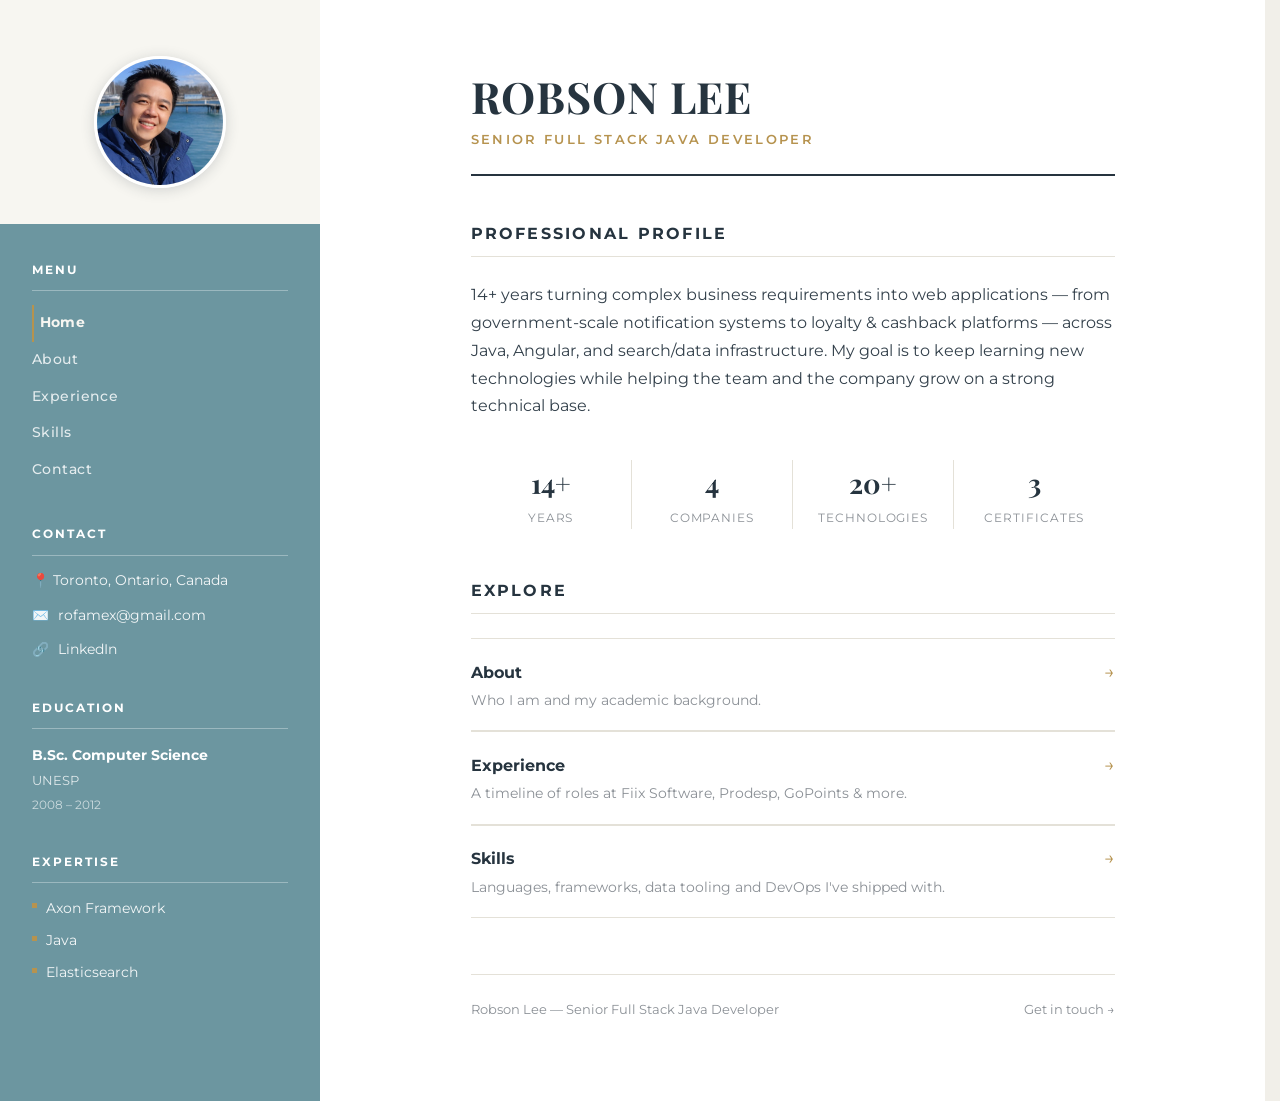
<file: index.html>
<!DOCTYPE html>
<html lang="en">
<head>
<meta charset="UTF-8">
<meta name="viewport" content="width=device-width, initial-scale=1.0">
<title>Robson Lee — Senior Full Stack Java Developer</title>
<link rel="preconnect" href="https://fonts.googleapis.com">
<link rel="preconnect" href="https://fonts.gstatic.com" crossorigin>
<link href="https://fonts.googleapis.com/css2?family=Playfair+Display:wght@700;800&family=Montserrat:wght@400;500;600;700;800&display=swap" rel="stylesheet">
<link rel="stylesheet" href="assets/css/style.css">
<noscript><style>body{opacity:1 !important;}</style></noscript>
</head>
<body>
<div class="nav-backdrop"></div>
<div class="mobile-topbar">
  <a href="index.html" class="mobile-brand">
    <span class="mobile-brand-mark">RL</span>
    <span class="mobile-brand-name">Robson Lee</span>
  </a>
  <button class="nav-toggle" aria-label="Toggle menu" aria-expanded="false" aria-controls="site-sidebar">
    <span></span><span></span><span></span>
  </button>
</div>
<div class="layout">

  <aside class="sidebar" id="site-sidebar">
   <div class="sidebar-sticky">
    <div class="sidebar-top">
      <div class="avatar">
        <img src="assets/img/my_photo.jpg" alt="Robson Lee"
             onerror="this.style.display='none'; this.parentElement.classList.add('avatar--empty')">
        <span class="avatar-fallback" aria-hidden="true">R | L</span>
      </div>
    </div>

    <div class="sidebar-bottom">
      <div class="side-section">
        <p class="side-heading">Menu</p>
        <ul class="side-nav">
          <li><a href="index.html" class="active">Home</a></li>
          <li><a href="about.html">About</a></li>
          <li><a href="experience.html">Experience</a></li>
          <li><a href="skills.html">Skills</a></li>
          <li><a href="contact.html">Contact</a></li>
        </ul>
      </div>

      <div class="side-section">
        <p class="side-heading">Contact</p>
        <ul class="side-contact-list">
          <li>📍 Toronto, Ontario, Canada</li>
          <li>✉️ <a href="mailto:rofamex@gmail.com">rofamex@gmail.com</a></li>
          <li>🔗 <a href="https://www.linkedin.com/in/robsonlee-78b22043" target="_blank" rel="noopener">LinkedIn</a></li>
        </ul>
      </div>

      <div class="side-section">
        <p class="side-heading">Education</p>
        <p class="side-edu-degree">B.Sc. Computer Science</p>
        <p class="side-edu-school">UNESP</p>
        <p class="side-edu-dates">2008 – 2012</p>
      </div>

      <div class="side-section">
        <p class="side-heading">Expertise</p>
        <ul class="side-plain-list">
          <li>Axon Framework</li>
          <li>Java</li>
          <li>Elasticsearch</li>
        </ul>
      </div>
    </div>
   </div>
  </aside>

  <main class="main">
    <div class="main-inner">

      <div class="masthead">
        <h1 class="masthead-name">Robson Lee</h1>
        <p class="masthead-title">Senior Full Stack Java Developer</p>
        <hr class="masthead-rule">
      </div>

      <div class="section-block">
        <p class="section-heading">Professional Profile</p>
        <hr class="section-rule">
        <p class="lede">
          14+ years turning complex business requirements into web applications —
          from government-scale notification systems to loyalty &amp; cashback
          platforms — across Java, Angular, and search/data infrastructure. My
          goal is to keep learning new technologies while helping the team and
          the company grow on a strong technical base.
        </p>

        <div class="stats-row">
          <div class="stat">
            <div class="stat-num" data-count="14" data-suffix="+">14+</div>
            <div class="stat-label">Years</div>
          </div>
          <div class="stat">
            <div class="stat-num" data-count="4">4</div>
            <div class="stat-label">Companies</div>
          </div>
          <div class="stat">
            <div class="stat-num" data-count="20" data-suffix="+">20+</div>
            <div class="stat-label">Technologies</div>
          </div>
          <div class="stat">
            <div class="stat-num" data-count="3">1</div>
            <div class="stat-label">Certificates</div>
          </div>
        </div>
      </div>

      <div class="section-block">
        <p class="section-heading">Explore</p>
        <hr class="section-rule">
        <ul class="link-list">
          <li>
            <a href="about.html" class="link-item">
              <div class="link-item-text">
                <h3>About</h3>
                <p>Who I am and my academic background.</p>
              </div>
              <span class="link-item-arrow">→</span>
            </a>
          </li>
          <li>
            <a href="experience.html" class="link-item">
              <div class="link-item-text">
                <h3>Experience</h3>
                <p>A timeline of roles at Fiix Software, Prodesp, GoPoints &amp; more.</p>
              </div>
              <span class="link-item-arrow">→</span>
            </a>
          </li>
          <li>
            <a href="skills.html" class="link-item">
              <div class="link-item-text">
                <h3>Skills</h3>
                <p>Languages, frameworks, data tooling and DevOps I've shipped with.</p>
              </div>
              <span class="link-item-arrow">→</span>
            </a>
          </li>
        </ul>
      </div>

      <div class="main-footer">
        <span>Robson Lee<span class="footer-role"> — Senior Full Stack Java Developer</span></span>
        <a href="contact.html">Get in touch →</a>
      </div>
    </div>
  </main>

</div>
<script src="assets/js/main.js" defer></script>
</body>
</html>
</file>
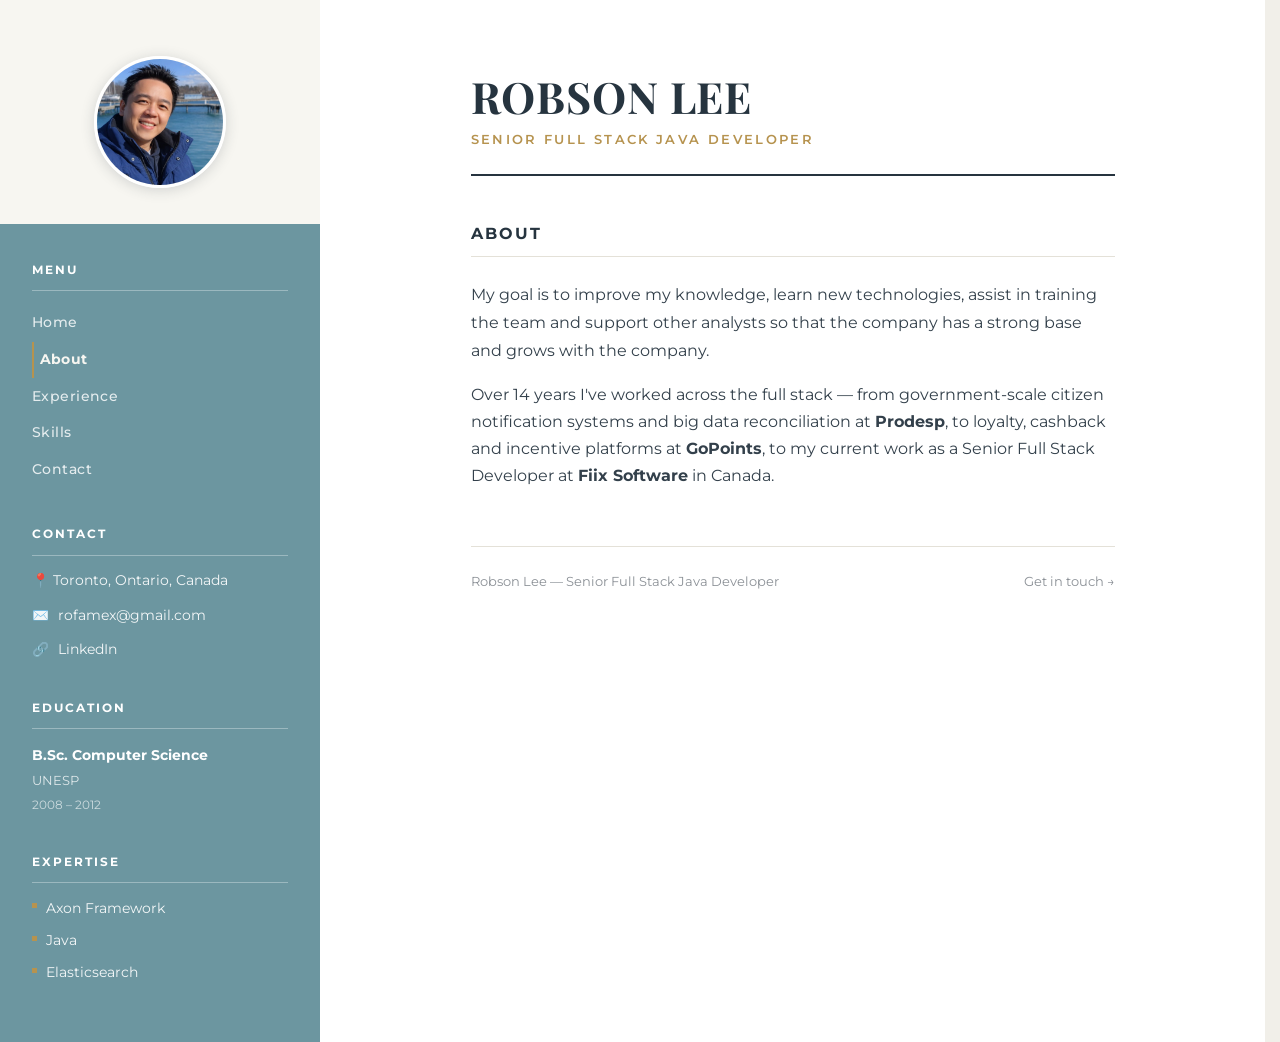
<file: about.html>
<!DOCTYPE html>
<html lang="en">
<head>
<meta charset="UTF-8">
<meta name="viewport" content="width=device-width, initial-scale=1.0">
<title>About — Robson Lee</title>
<link rel="preconnect" href="https://fonts.googleapis.com">
<link rel="preconnect" href="https://fonts.gstatic.com" crossorigin>
<link href="https://fonts.googleapis.com/css2?family=Playfair+Display:wght@700;800&family=Montserrat:wght@400;500;600;700;800&display=swap" rel="stylesheet">
<link rel="stylesheet" href="assets/css/style.css">
<noscript><style>body{opacity:1 !important;}</style></noscript>
</head>
<body>
<div class="nav-backdrop"></div>
<div class="mobile-topbar">
  <a href="index.html" class="mobile-brand">
    <span class="mobile-brand-mark">RL</span>
    <span class="mobile-brand-name">Robson Lee</span>
  </a>
  <button class="nav-toggle" aria-label="Toggle menu" aria-expanded="false" aria-controls="site-sidebar">
    <span></span><span></span><span></span>
  </button>
</div>
<div class="layout">

  <aside class="sidebar" id="site-sidebar">
   <div class="sidebar-sticky">
    <div class="sidebar-top">
      <div class="avatar">
        <img src="assets/img/my_photo.jpg" alt="Robson Lee"
             onerror="this.style.display='none'; this.parentElement.classList.add('avatar--empty')">
        <span class="avatar-fallback" aria-hidden="true">R | L</span>
      </div>
    </div>

    <div class="sidebar-bottom">
      <div class="side-section">
        <p class="side-heading">Menu</p>
        <ul class="side-nav">
          <li><a href="index.html">Home</a></li>
          <li><a href="about.html" class="active">About</a></li>
          <li><a href="experience.html">Experience</a></li>
          <li><a href="skills.html">Skills</a></li>
          <li><a href="contact.html">Contact</a></li>
        </ul>
      </div>

      <div class="side-section">
        <p class="side-heading">Contact</p>
        <ul class="side-contact-list">
          <li>📍 Toronto, Ontario, Canada</li>
          <li>✉️ <a href="mailto:rofamex@gmail.com">rofamex@gmail.com</a></li>
          <li>🔗 <a href="https://www.linkedin.com/in/robsonlee-78b22043" target="_blank" rel="noopener">LinkedIn</a></li>
        </ul>
      </div>

      <div class="side-section">
        <p class="side-heading">Education</p>
        <p class="side-edu-degree">B.Sc. Computer Science</p>
        <p class="side-edu-school">UNESP</p>
        <p class="side-edu-dates">2008 – 2012</p>
      </div>

      <div class="side-section">
        <p class="side-heading">Expertise</p>
        <ul class="side-plain-list">
          <li>Axon Framework</li>
          <li>Java</li>
          <li>Elasticsearch</li>
        </ul>
      </div>
    </div>
   </div>
  </aside>

  <main class="main">
    <div class="main-inner">

      <div class="masthead">
        <h1 class="masthead-name">Robson Lee</h1>
        <p class="masthead-title">Senior Full Stack Java Developer</p>
        <hr class="masthead-rule">
      </div>

      <div class="section-block">
        <p class="section-heading">About</p>
        <hr class="section-rule">
        <p class="lede">
          My goal is to improve my knowledge, learn new technologies, assist in
          training the team and support other analysts so that the company has a
          strong base and grows with the company.
        </p>
        <p>
          Over 14 years I've worked across the full stack — from government-scale
          citizen notification systems and big data reconciliation at
          <strong>Prodesp</strong>, to loyalty, cashback and incentive platforms at
          <strong>GoPoints</strong>, to my current work as a Senior Full Stack
          Developer at <strong>Fiix Software</strong> in Canada.
        </p>
      </div>

      <div class="main-footer">
        <span>Robson Lee<span class="footer-role"> — Senior Full Stack Java Developer</span></span>
        <a href="contact.html">Get in touch →</a>
      </div>
    </div>
  </main>

</div>
<script src="assets/js/main.js" defer></script>
</body>
</html>
</file>
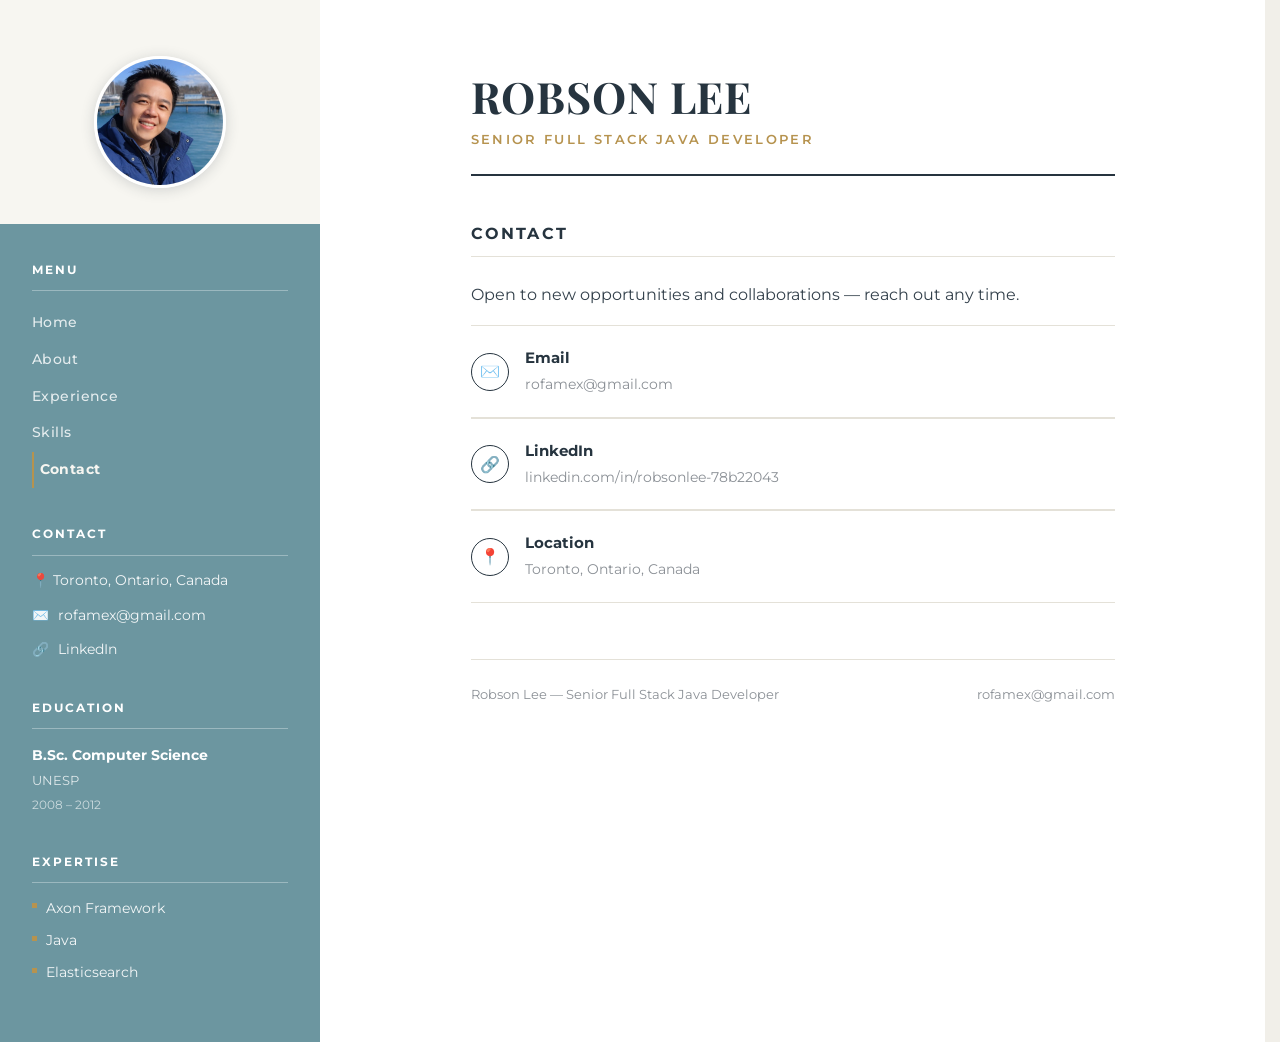
<file: contact.html>
<!DOCTYPE html>
<html lang="en">
<head>
<meta charset="UTF-8">
<meta name="viewport" content="width=device-width, initial-scale=1.0">
<title>Contact — Robson Lee</title>
<link rel="preconnect" href="https://fonts.googleapis.com">
<link rel="preconnect" href="https://fonts.gstatic.com" crossorigin>
<link href="https://fonts.googleapis.com/css2?family=Playfair+Display:wght@700;800&family=Montserrat:wght@400;500;600;700;800&display=swap" rel="stylesheet">
<link rel="stylesheet" href="assets/css/style.css">
<noscript><style>body{opacity:1 !important;}</style></noscript>
</head>
<body>
<div class="nav-backdrop"></div>
<div class="mobile-topbar">
  <a href="index.html" class="mobile-brand">
    <span class="mobile-brand-mark">RL</span>
    <span class="mobile-brand-name">Robson Lee</span>
  </a>
  <button class="nav-toggle" aria-label="Toggle menu" aria-expanded="false" aria-controls="site-sidebar">
    <span></span><span></span><span></span>
  </button>
</div>
<div class="layout">

  <aside class="sidebar" id="site-sidebar">
   <div class="sidebar-sticky">
    <div class="sidebar-top">
      <div class="avatar">
        <img src="assets/img/my_photo.jpg" alt="Robson Lee"
             onerror="this.style.display='none'; this.parentElement.classList.add('avatar--empty')">
        <span class="avatar-fallback" aria-hidden="true">R | L</span>
      </div>
    </div>

    <div class="sidebar-bottom">
      <div class="side-section">
        <p class="side-heading">Menu</p>
        <ul class="side-nav">
          <li><a href="index.html">Home</a></li>
          <li><a href="about.html">About</a></li>
          <li><a href="experience.html">Experience</a></li>
          <li><a href="skills.html">Skills</a></li>
          <li><a href="contact.html" class="active">Contact</a></li>
        </ul>
      </div>

      <div class="side-section">
        <p class="side-heading">Contact</p>
        <ul class="side-contact-list">
          <li>📍 Toronto, Ontario, Canada</li>
          <li>✉️ <a href="mailto:rofamex@gmail.com">rofamex@gmail.com</a></li>
          <li>🔗 <a href="https://www.linkedin.com/in/robsonlee-78b22043" target="_blank" rel="noopener">LinkedIn</a></li>
        </ul>
      </div>

      <div class="side-section">
        <p class="side-heading">Education</p>
        <p class="side-edu-degree">B.Sc. Computer Science</p>
        <p class="side-edu-school">UNESP</p>
        <p class="side-edu-dates">2008 – 2012</p>
      </div>

      <div class="side-section">
        <p class="side-heading">Expertise</p>
        <ul class="side-plain-list">
          <li>Axon Framework</li>
          <li>Java</li>
          <li>Elasticsearch</li>
        </ul>
      </div>
    </div>
   </div>
  </aside>

  <main class="main">
    <div class="main-inner">

      <div class="masthead">
        <h1 class="masthead-name">Robson Lee</h1>
        <p class="masthead-title">Senior Full Stack Java Developer</p>
        <hr class="masthead-rule">
      </div>

      <div class="section-block">
        <p class="section-heading">Contact</p>
        <hr class="section-rule">
        <p class="lede">Open to new opportunities and collaborations — reach out any time.</p>

        <ul class="contact-list-main">
          <li>
            <a class="contact-row" href="mailto:rofamex@gmail.com">
              <span class="contact-row-icon">✉️</span>
              <div>
                <h3>Email</h3>
                <p>rofamex@gmail.com</p>
              </div>
            </a>
          </li>
          <li>
            <a class="contact-row" href="https://www.linkedin.com/in/robsonlee-78b22043" target="_blank" rel="noopener">
              <span class="contact-row-icon">🔗</span>
              <div>
                <h3>LinkedIn</h3>
                <p>linkedin.com/in/robsonlee-78b22043</p>
              </div>
            </a>
          </li>
          <li>
            <span class="contact-row">
              <span class="contact-row-icon">📍</span>
              <div>
                <h3>Location</h3>
                <p>Toronto, Ontario, Canada</p>
              </div>
            </span>
          </li>
        </ul>
      </div>

      <div class="main-footer">
        <span>Robson Lee<span class="footer-role"> — Senior Full Stack Java Developer</span></span>
        <a href="mailto:rofamex@gmail.com">rofamex@gmail.com</a>
      </div>
    </div>
  </main>

</div>
<script src="assets/js/main.js" defer></script>
</body>
</html>
</file>
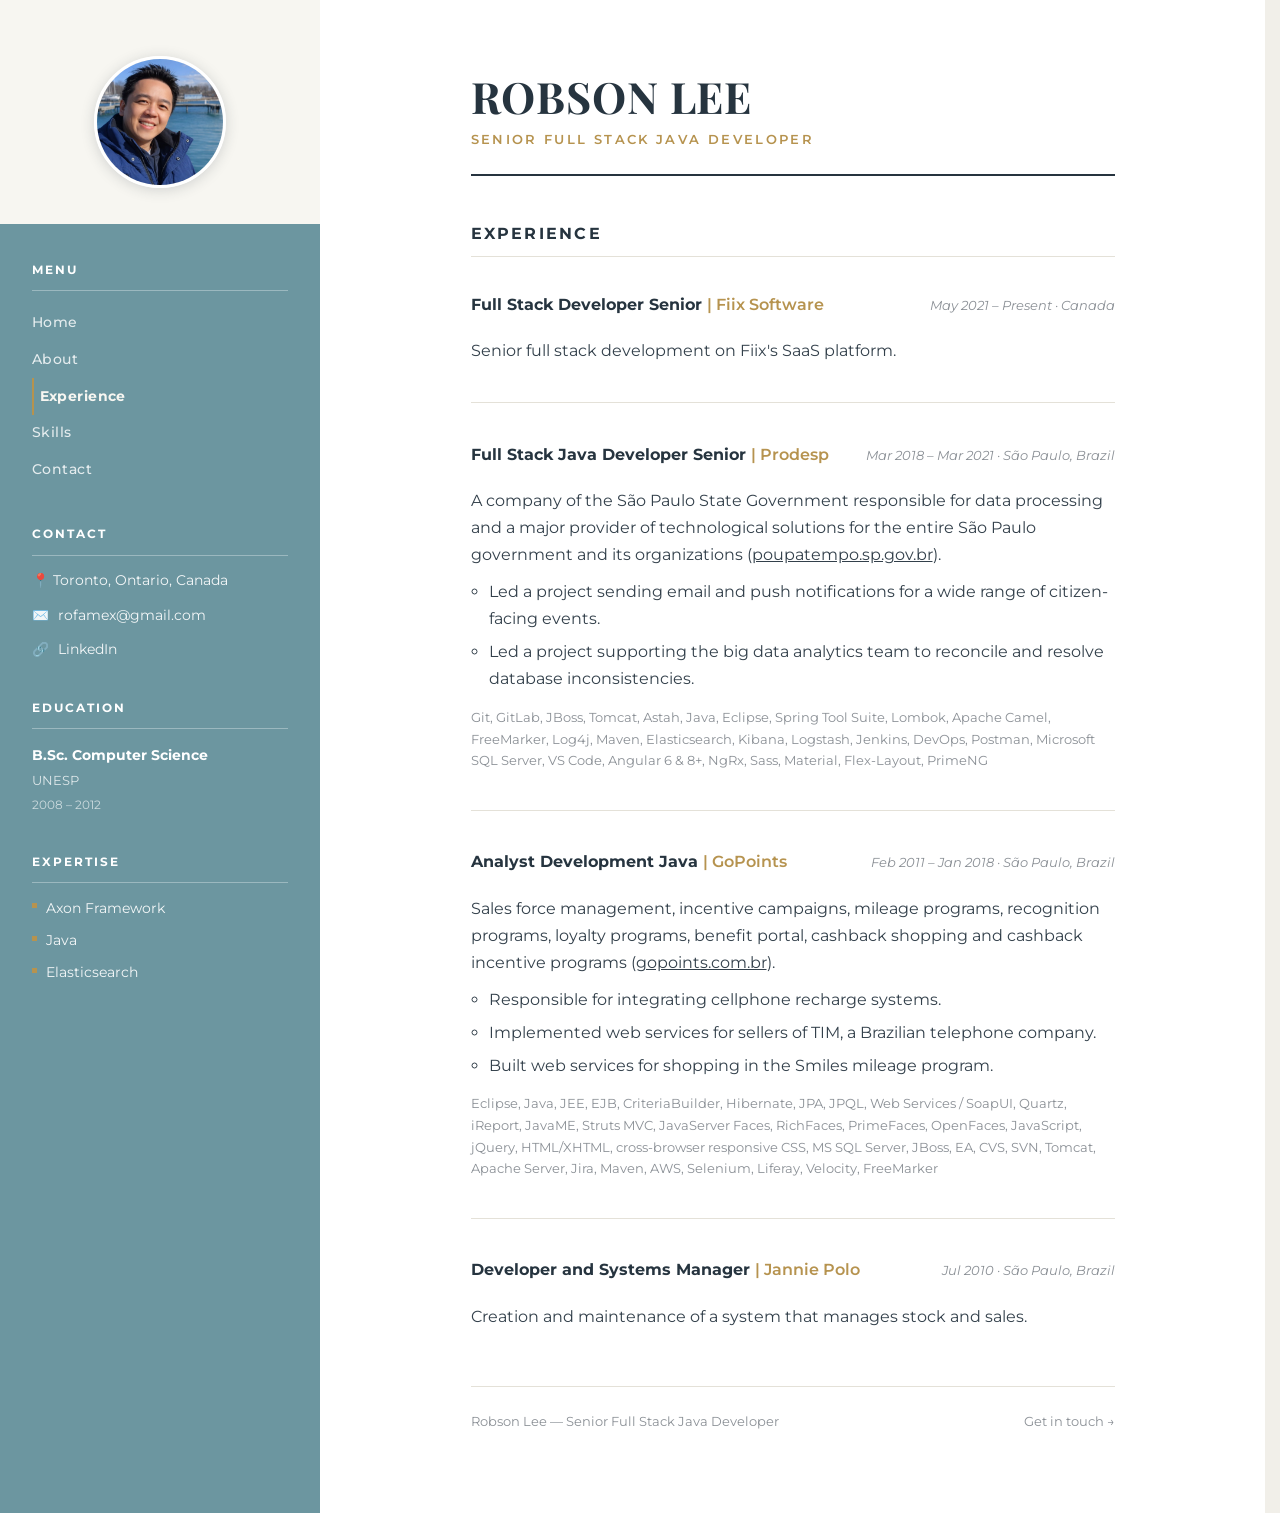
<file: experience.html>
<!DOCTYPE html>
<html lang="en">
<head>
<meta charset="UTF-8">
<meta name="viewport" content="width=device-width, initial-scale=1.0">
<title>Experience — Robson Lee</title>
<link rel="preconnect" href="https://fonts.googleapis.com">
<link rel="preconnect" href="https://fonts.gstatic.com" crossorigin>
<link href="https://fonts.googleapis.com/css2?family=Playfair+Display:wght@700;800&family=Montserrat:wght@400;500;600;700;800&display=swap" rel="stylesheet">
<link rel="stylesheet" href="assets/css/style.css">
<noscript><style>body{opacity:1 !important;}</style></noscript>
</head>
<body>
<div class="nav-backdrop"></div>
<div class="mobile-topbar">
  <a href="index.html" class="mobile-brand">
    <span class="mobile-brand-mark">RL</span>
    <span class="mobile-brand-name">Robson Lee</span>
  </a>
  <button class="nav-toggle" aria-label="Toggle menu" aria-expanded="false" aria-controls="site-sidebar">
    <span></span><span></span><span></span>
  </button>
</div>
<div class="layout">

  <aside class="sidebar" id="site-sidebar">
   <div class="sidebar-sticky">
    <div class="sidebar-top">
      <div class="avatar">
        <img src="assets/img/my_photo.jpg" alt="Robson Lee"
             onerror="this.style.display='none'; this.parentElement.classList.add('avatar--empty')">
        <span class="avatar-fallback" aria-hidden="true">R | L</span>
      </div>
    </div>

    <div class="sidebar-bottom">
      <div class="side-section">
        <p class="side-heading">Menu</p>
        <ul class="side-nav">
          <li><a href="index.html">Home</a></li>
          <li><a href="about.html">About</a></li>
          <li><a href="experience.html" class="active">Experience</a></li>
          <li><a href="skills.html">Skills</a></li>
          <li><a href="contact.html">Contact</a></li>
        </ul>
      </div>

      <div class="side-section">
        <p class="side-heading">Contact</p>
        <ul class="side-contact-list">
          <li>📍 Toronto, Ontario, Canada</li>
          <li>✉️ <a href="mailto:rofamex@gmail.com">rofamex@gmail.com</a></li>
          <li>🔗 <a href="https://www.linkedin.com/in/robsonlee-78b22043" target="_blank" rel="noopener">LinkedIn</a></li>
        </ul>
      </div>

      <div class="side-section">
        <p class="side-heading">Education</p>
        <p class="side-edu-degree">B.Sc. Computer Science</p>
        <p class="side-edu-school">UNESP</p>
        <p class="side-edu-dates">2008 – 2012</p>
      </div>

      <div class="side-section">
        <p class="side-heading">Expertise</p>
        <ul class="side-plain-list">
          <li>Axon Framework</li>
          <li>Java</li>
          <li>Elasticsearch</li>
        </ul>
      </div>
    </div>
   </div>
  </aside>

  <main class="main">
    <div class="main-inner">

      <div class="masthead">
        <h1 class="masthead-name">Robson Lee</h1>
        <p class="masthead-title">Senior Full Stack Java Developer</p>
        <hr class="masthead-rule">
      </div>

      <div class="section-block">
        <p class="section-heading">Experience</p>
        <hr class="section-rule">

        <ul class="job-list">

          <li class="job-entry">
            <div class="job-head">
              <p class="job-title-line">Full Stack Developer Senior <span class="job-company">| Fiix Software</span></p>
              <span class="job-meta">May 2021 – Present · Canada</span>
            </div>
            <p>Senior full stack development on Fiix's SaaS platform.</p>
          </li>

          <li class="job-entry">
            <div class="job-head">
              <p class="job-title-line">Full Stack Java Developer Senior <span class="job-company">| Prodesp</span></p>
              <span class="job-meta">Mar 2018 – Mar 2021 · São Paulo, Brazil</span>
            </div>
            <p>
              A company of the São Paulo State Government responsible for data
              processing and a major provider of technological solutions for
              the entire São Paulo government and its organizations
              (<a href="https://www.poupatempo.sp.gov.br/" target="_blank" rel="noopener">poupatempo.sp.gov.br</a>).
            </p>
            <ul>
              <li>Led a project sending email and push notifications for a wide range of citizen-facing events.</li>
              <li>Led a project supporting the big data analytics team to reconcile and resolve database inconsistencies.</li>
            </ul>
            <p class="job-tech">
              Git, GitLab, JBoss, Tomcat, Astah, Java, Eclipse, Spring Tool Suite, Lombok, Apache Camel,
              FreeMarker, Log4j, Maven, Elasticsearch, Kibana, Logstash, Jenkins, DevOps, Postman,
              Microsoft SQL Server, VS Code, Angular 6 &amp; 8+, NgRx, Sass, Material, Flex-Layout, PrimeNG
            </p>
          </li>

          <li class="job-entry">
            <div class="job-head">
              <p class="job-title-line">Analyst Development Java <span class="job-company">| GoPoints</span></p>
              <span class="job-meta">Feb 2011 – Jan 2018 · São Paulo, Brazil</span>
            </div>
            <p>
              Sales force management, incentive campaigns, mileage programs,
              recognition programs, loyalty programs, benefit portal, cashback
              shopping and cashback incentive programs
              (<a href="https://www.gopoints.com.br/" target="_blank" rel="noopener">gopoints.com.br</a>).
            </p>
            <ul>
              <li>Responsible for integrating cellphone recharge systems.</li>
              <li>Implemented web services for sellers of TIM, a Brazilian telephone company.</li>
              <li>Built web services for shopping in the Smiles mileage program.</li>
            </ul>
            <p class="job-tech">
              Eclipse, Java, JEE, EJB, CriteriaBuilder, Hibernate, JPA, JPQL, Web Services / SoapUI,
              Quartz, iReport, JavaME, Struts MVC, JavaServer Faces, RichFaces, PrimeFaces, OpenFaces,
              JavaScript, jQuery, HTML/XHTML, cross-browser responsive CSS, MS SQL Server, JBoss,
              EA, CVS, SVN, Tomcat, Apache Server, Jira, Maven, AWS, Selenium, Liferay, Velocity, FreeMarker
            </p>
          </li>

          <li class="job-entry">
            <div class="job-head">
              <p class="job-title-line">Developer and Systems Manager <span class="job-company">| Jannie Polo</span></p>
              <span class="job-meta">Jul 2010 · São Paulo, Brazil</span>
            </div>
            <p>Creation and maintenance of a system that manages stock and sales.</p>
          </li>

        </ul>
      </div>

      <div class="main-footer">
        <span>Robson Lee<span class="footer-role"> — Senior Full Stack Java Developer</span></span>
        <a href="contact.html">Get in touch →</a>
      </div>
    </div>
  </main>

</div>
<script src="assets/js/main.js" defer></script>
</body>
</html>
</file>
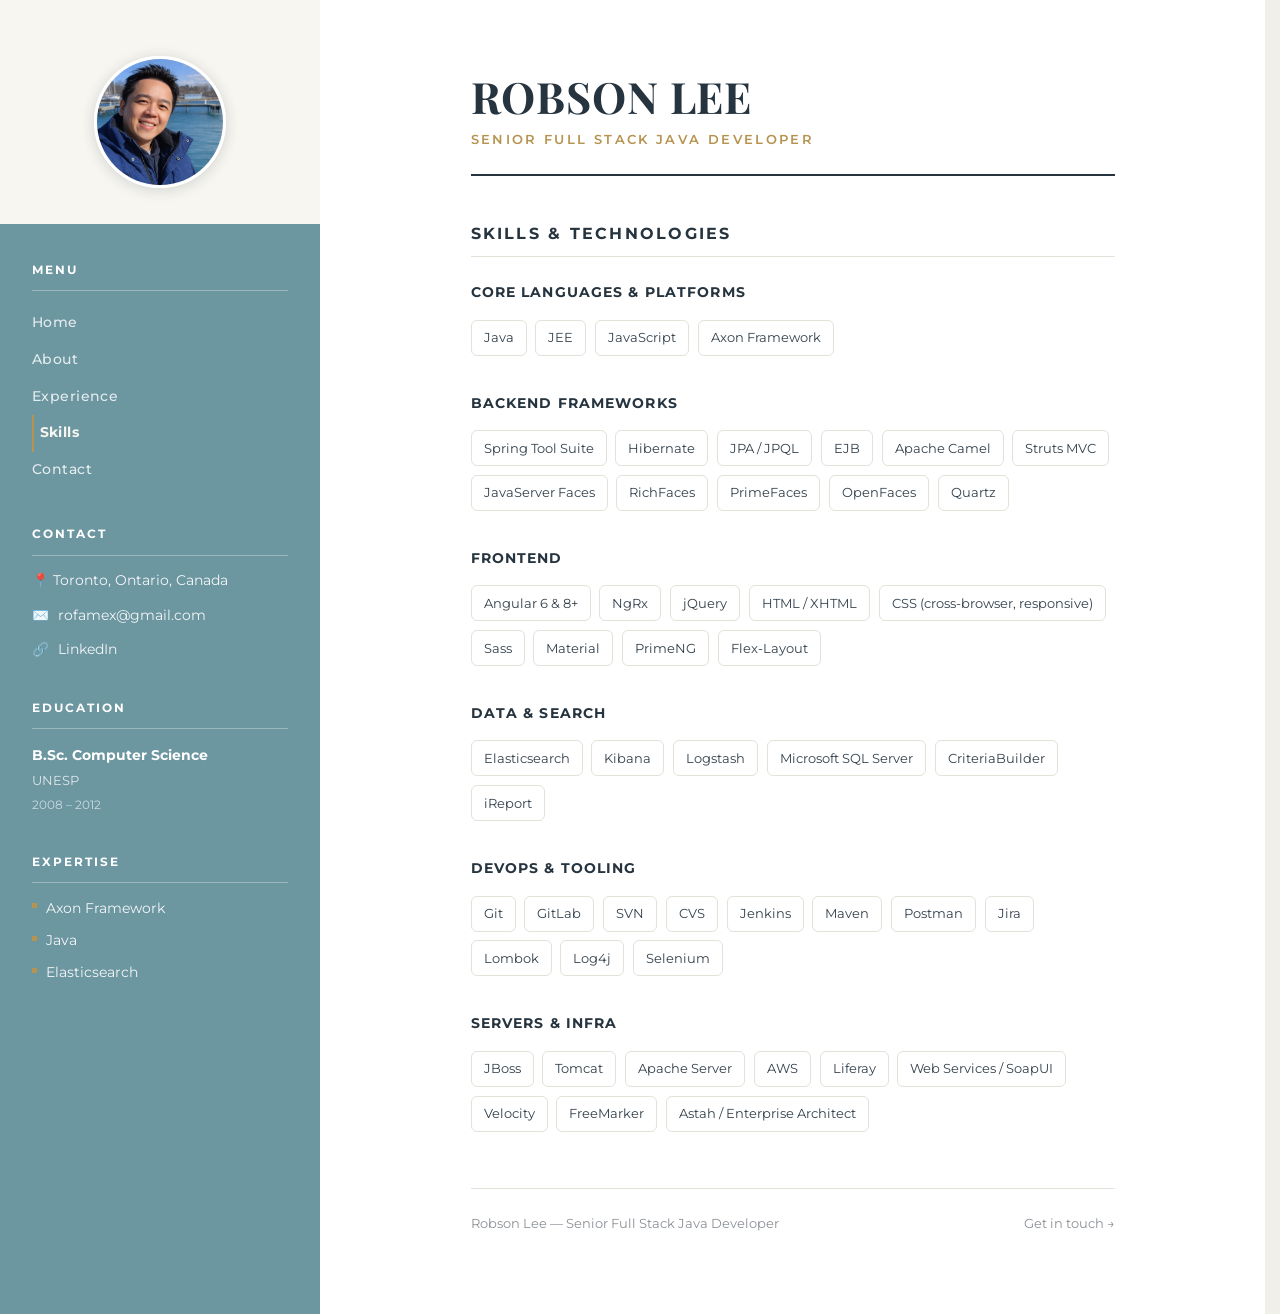
<file: skills.html>
<!DOCTYPE html>
<html lang="en">
<head>
<meta charset="UTF-8">
<meta name="viewport" content="width=device-width, initial-scale=1.0">
<title>Skills — Robson Lee</title>
<link rel="preconnect" href="https://fonts.googleapis.com">
<link rel="preconnect" href="https://fonts.gstatic.com" crossorigin>
<link href="https://fonts.googleapis.com/css2?family=Playfair+Display:wght@700;800&family=Montserrat:wght@400;500;600;700;800&display=swap" rel="stylesheet">
<link rel="stylesheet" href="assets/css/style.css">
<noscript><style>body{opacity:1 !important;}</style></noscript>
</head>
<body>
<div class="nav-backdrop"></div>
<div class="mobile-topbar">
  <a href="index.html" class="mobile-brand">
    <span class="mobile-brand-mark">RL</span>
    <span class="mobile-brand-name">Robson Lee</span>
  </a>
  <button class="nav-toggle" aria-label="Toggle menu" aria-expanded="false" aria-controls="site-sidebar">
    <span></span><span></span><span></span>
  </button>
</div>
<div class="layout">

  <aside class="sidebar" id="site-sidebar">
   <div class="sidebar-sticky">
    <div class="sidebar-top">
      <div class="avatar">
        <img src="assets/img/my_photo.jpg" alt="Robson Lee"
             onerror="this.style.display='none'; this.parentElement.classList.add('avatar--empty')">
        <span class="avatar-fallback" aria-hidden="true">R | L</span>
      </div>
    </div>

    <div class="sidebar-bottom">
      <div class="side-section">
        <p class="side-heading">Menu</p>
        <ul class="side-nav">
          <li><a href="index.html">Home</a></li>
          <li><a href="about.html">About</a></li>
          <li><a href="experience.html">Experience</a></li>
          <li><a href="skills.html" class="active">Skills</a></li>
          <li><a href="contact.html">Contact</a></li>
        </ul>
      </div>

      <div class="side-section">
        <p class="side-heading">Contact</p>
        <ul class="side-contact-list">
          <li>📍 Toronto, Ontario, Canada</li>
          <li>✉️ <a href="mailto:rofamex@gmail.com">rofamex@gmail.com</a></li>
          <li>🔗 <a href="https://www.linkedin.com/in/robsonlee-78b22043" target="_blank" rel="noopener">LinkedIn</a></li>
        </ul>
      </div>

      <div class="side-section">
        <p class="side-heading">Education</p>
        <p class="side-edu-degree">B.Sc. Computer Science</p>
        <p class="side-edu-school">UNESP</p>
        <p class="side-edu-dates">2008 – 2012</p>
      </div>

      <div class="side-section">
        <p class="side-heading">Expertise</p>
        <ul class="side-plain-list">
          <li>Axon Framework</li>
          <li>Java</li>
          <li>Elasticsearch</li>
        </ul>
      </div>
    </div>
   </div>
  </aside>

  <main class="main">
    <div class="main-inner">

      <div class="masthead">
        <h1 class="masthead-name">Robson Lee</h1>
        <p class="masthead-title">Senior Full Stack Java Developer</p>
        <hr class="masthead-rule">
      </div>

      <div class="section-block">
        <p class="section-heading">Skills &amp; Technologies</p>
        <hr class="section-rule">

        <div class="skill-group">
          <h3 class="skill-group-title">Core Languages &amp; Platforms</h3>
          <ul class="tag-list">
            <li class="tag">Java</li>
            <li class="tag">JEE</li>
            <li class="tag">JavaScript</li>
            <li class="tag">Axon Framework</li>
          </ul>
        </div>

        <div class="skill-group">
          <h3 class="skill-group-title">Backend Frameworks</h3>
          <ul class="tag-list">
            <li class="tag">Spring Tool Suite</li>
            <li class="tag">Hibernate</li>
            <li class="tag">JPA / JPQL</li>
            <li class="tag">EJB</li>
            <li class="tag">Apache Camel</li>
            <li class="tag">Struts MVC</li>
            <li class="tag">JavaServer Faces</li>
            <li class="tag">RichFaces</li>
            <li class="tag">PrimeFaces</li>
            <li class="tag">OpenFaces</li>
            <li class="tag">Quartz</li>
          </ul>
        </div>

        <div class="skill-group">
          <h3 class="skill-group-title">Frontend</h3>
          <ul class="tag-list">
            <li class="tag">Angular 6 &amp; 8+</li>
            <li class="tag">NgRx</li>
            <li class="tag">jQuery</li>
            <li class="tag">HTML / XHTML</li>
            <li class="tag">CSS (cross-browser, responsive)</li>
            <li class="tag">Sass</li>
            <li class="tag">Material</li>
            <li class="tag">PrimeNG</li>
            <li class="tag">Flex-Layout</li>
          </ul>
        </div>

        <div class="skill-group">
          <h3 class="skill-group-title">Data &amp; Search</h3>
          <ul class="tag-list">
            <li class="tag">Elasticsearch</li>
            <li class="tag">Kibana</li>
            <li class="tag">Logstash</li>
            <li class="tag">Microsoft SQL Server</li>
            <li class="tag">CriteriaBuilder</li>
            <li class="tag">iReport</li>
          </ul>
        </div>

        <div class="skill-group">
          <h3 class="skill-group-title">DevOps &amp; Tooling</h3>
          <ul class="tag-list">
            <li class="tag">Git</li>
            <li class="tag">GitLab</li>
            <li class="tag">SVN</li>
            <li class="tag">CVS</li>
            <li class="tag">Jenkins</li>
            <li class="tag">Maven</li>
            <li class="tag">Postman</li>
            <li class="tag">Jira</li>
            <li class="tag">Lombok</li>
            <li class="tag">Log4j</li>
            <li class="tag">Selenium</li>
          </ul>
        </div>

        <div class="skill-group">
          <h3 class="skill-group-title">Servers &amp; Infra</h3>
          <ul class="tag-list">
            <li class="tag">JBoss</li>
            <li class="tag">Tomcat</li>
            <li class="tag">Apache Server</li>
            <li class="tag">AWS</li>
            <li class="tag">Liferay</li>
            <li class="tag">Web Services / SoapUI</li>
            <li class="tag">Velocity</li>
            <li class="tag">FreeMarker</li>
            <li class="tag">Astah / Enterprise Architect</li>
          </ul>
        </div>
      </div>

      <div class="main-footer">
        <span>Robson Lee<span class="footer-role"> — Senior Full Stack Java Developer</span></span>
        <a href="contact.html">Get in touch →</a>
      </div>
    </div>
  </main>

</div>
<script src="assets/js/main.js" defer></script>
</body>
</html>
</file>
<file: assets/css/style.css>
/* ---------- Design tokens (Michelle Harper–style template) ---------- */
:root {
  --cream: #f7f6f1;
  --teal: #6c96a0;
  --teal-deep: #587e88;
  --teal-line: rgba(255, 255, 255, 0.32);
  --navy: #26343f;
  --navy-soft: #3b4c59;
  --gold: #b6934f;
  --ink: #33404b;
  --muted: #8b9096;
  --border: #e4e1d8;
  --white: #ffffff;
  --radius: 6px;
}

* { box-sizing: border-box; }

html {
  scroll-behavior: smooth;
  overflow-y: scroll;
  scrollbar-gutter: stable;
}

body {
  margin: 0;
  font-family: "Montserrat", -apple-system, BlinkMacSystemFont, "Segoe UI", sans-serif;
  color: var(--ink);
  background: #f1efe9;
  line-height: 1.7;
  -webkit-font-smoothing: antialiased;
  overflow-x: hidden;
  opacity: 0;
  transition: opacity 0.5s ease;
}

body.is-ready { opacity: 1; }

/* ---------- Motion (scroll reveal, avatar tilt) ---------- */
.reveal {
  opacity: 0;
  transform: translateY(18px);
  transition: opacity 0.6s cubic-bezier(0.16, 0.84, 0.44, 1),
              transform 0.6s cubic-bezier(0.16, 0.84, 0.44, 1);
}

.reveal.is-visible { opacity: 1; transform: translateY(0); }

.avatar { transition: transform 0.4s cubic-bezier(0.16, 0.84, 0.44, 1); will-change: transform; }

.main-inner { opacity: 1; transition: opacity 0.18s ease; }
.main-inner.is-swapping { opacity: 0; }

@media (prefers-reduced-motion: reduce) {
  body { opacity: 1; transition: none; }
  .reveal { opacity: 1 !important; transform: none !important; transition: none !important; }
  .avatar { transition: none; }
  .main-inner { transition: none; }
}

.serif, .masthead-name {
  font-family: "Playfair Display", Georgia, "Times New Roman", serif;
}

a { color: inherit; }
img { max-width: 100%; display: block; }

/* ---------- Layout ---------- */
.layout {
  display: grid;
  grid-template-columns: 320px 1fr;
  min-height: 100vh;
  max-width: 1440px;
  margin: 0 auto;
  background: var(--white);
  box-shadow: 0 0 60px rgba(38, 52, 63, 0.08);
}

/* Outer sidebar: stretches to match the full page height (grid row height),
   so its background keeps going even on pages taller than one viewport.
   The sticky, viewport-height content lives in .sidebar-sticky below. */
.sidebar {
  background: var(--teal);
}

.sidebar-sticky {
  position: sticky;
  top: 0;
  display: flex;
  flex-direction: column;
}

.main { background: var(--white); min-width: 0; }

.main-inner { max-width: 740px; margin: 0 auto; padding: 4.5rem 3rem 5rem; }

/* ---------- Mobile top bar + off-canvas nav (hidden on desktop) ---------- */
.mobile-topbar { display: none; }
.nav-backdrop { display: none; }

.nav-toggle {
  display: none;
  background: none;
  border: none;
  padding: 8px;
  cursor: pointer;
  flex-shrink: 0;
}

.nav-toggle span {
  display: block;
  width: 22px;
  height: 2px;
  background: #fff;
  margin: 5px 0;
  border-radius: 1px;
  transition: transform 0.3s ease, opacity 0.3s ease;
}

.mobile-brand {
  display: flex;
  align-items: center;
  gap: 0.6rem;
  text-decoration: none;
  color: #fff;
  min-width: 0;
}

.mobile-brand-mark {
  width: 32px;
  height: 32px;
  min-width: 32px;
  border-radius: 50%;
  border: 2px solid rgba(255, 255, 255, 0.6);
  display: flex;
  align-items: center;
  justify-content: center;
  font-family: "Playfair Display", serif;
  font-weight: 700;
  font-size: 0.76rem;
}

.mobile-brand-name {
  font-weight: 600;
  font-size: 0.95rem;
  letter-spacing: 0.02em;
  white-space: nowrap;
  overflow: hidden;
  text-overflow: ellipsis;
}

/* Tablets and small laptops: narrower fixed sidebar, tighter main padding */
@media (max-width: 1100px) {
  .layout { grid-template-columns: 260px 1fr; }
  .main-inner { padding: 3.5rem 2rem 4rem; }
}

/* Below this: collapse sidebar into a hamburger-triggered off-canvas drawer */
@media (max-width: 860px) {
  .layout { grid-template-columns: 1fr; }

  .mobile-topbar {
    display: flex;
    align-items: center;
    justify-content: space-between;
    gap: 1rem;
    position: sticky;
    top: 0;
    z-index: 80;
    background: var(--navy);
    padding: 0.85rem 1.25rem;
  }

  .nav-toggle { display: block; }

  body.nav-open .nav-toggle span:nth-child(1) { transform: translateY(7px) rotate(45deg); }
  body.nav-open .nav-toggle span:nth-child(2) { opacity: 0; }
  body.nav-open .nav-toggle span:nth-child(3) { transform: translateY(-7px) rotate(-45deg); }

  .sidebar {
    position: fixed;
    top: 0;
    left: 0;
    height: 100vh;
    width: min(320px, 85vw);
    overflow-y: auto;
    transform: translateX(-100%);
    transition: transform 0.32s cubic-bezier(0.16, 0.84, 0.44, 1);
    z-index: 90;
    box-shadow: 0 0 50px rgba(0, 0, 0, 0.35);
  }

  body.nav-open .sidebar { transform: translateX(0); }

  .nav-backdrop {
    display: block;
    position: fixed;
    inset: 0;
    background: rgba(15, 15, 15, 0.5);
    opacity: 0;
    pointer-events: none;
    transition: opacity 0.3s ease;
    z-index: 85;
  }

  body.nav-open .nav-backdrop { opacity: 1; pointer-events: auto; }
  body.nav-open { overflow: hidden; }

  .main-inner { max-width: 640px; padding: 2.75rem 1.5rem 3.5rem; }
}

/* Phones */
@media (max-width: 480px) {
  .main-inner { padding: 2.25rem 1.1rem 3rem; }
  .sidebar-top { padding: 2.5rem 1.25rem 1.75rem; }
  .sidebar-bottom { padding: 1.75rem 1.25rem 2.25rem; }
}

/* Touch devices without a mouse (phones) — not just narrow desktop windows */
@media (hover: none) and (pointer: coarse) {
  .footer-role { display: none; }
}

/* Very small phones */
@media (max-width: 360px) {
  .main-inner { padding: 1.75rem 0.9rem 2.5rem; }
}

@media (prefers-reduced-motion: reduce) {
  .sidebar { transition: none; }
  .nav-backdrop { transition: none; }
  .nav-toggle span { transition: none; }
}

/* ---------- Sidebar: top (monogram) ---------- */
.sidebar-top {
  background: var(--cream);
  padding: 3.5rem 2rem 2.25rem;
  display: flex;
  justify-content: center;
}

.avatar {
  position: relative;
  width: 132px;
  height: 132px;
  border-radius: 50%;
  overflow: hidden;
  background: transparent;
  display: flex;
  align-items: center;
  justify-content: center;
  border: 3px solid #ffffff;
  box-shadow: 0 2px 14px rgba(38, 52, 63, 0.18);
}

.avatar img { width: 100%; height: 100%; object-fit: cover; }

.avatar-fallback {
  display: none;
  font-family: "Playfair Display", serif;
  font-size: 1.6rem;
  font-weight: 700;
  color: var(--navy);
  letter-spacing: 0.06em;
}

.avatar--empty .avatar-fallback { display: block; }

@media (max-width: 480px) {
  .avatar { width: 104px; height: 104px; }
  .avatar-fallback { font-size: 1.3rem; }
}

/* ---------- Sidebar: bottom (teal) ---------- */
.sidebar-bottom {
  background: var(--teal);
  color: #fff;
  padding: 2.25rem 2rem 3rem;
}

.side-section { margin-bottom: 2.25rem; }
.side-section:last-child { margin-bottom: 0; }

.side-heading {
  font-size: 0.76rem;
  font-weight: 700;
  letter-spacing: 0.16em;
  text-transform: uppercase;
  color: #fff;
  margin: 0 0 0.85rem;
  padding-bottom: 0.6rem;
  border-bottom: 1px solid var(--teal-line);
}

/* ---------- Sidebar: nav ---------- */
.side-nav { list-style: none; margin: 0; padding: 0; }

.side-nav a {
  display: block;
  text-decoration: none;
  color: rgba(255, 255, 255, 0.82);
  font-size: 0.88rem;
  font-weight: 500;
  letter-spacing: 0.03em;
  padding: 0.4rem 0;
  transition: color 0.15s ease, padding-left 0.15s ease;
}

.side-nav a:hover { color: #fff; }

.side-nav a.active {
  color: var(--cream);
  font-weight: 700;
  padding-left: 0.35rem;
  border-left: 2px solid var(--gold);
}

/* ---------- Sidebar: contact / education / expertise ---------- */
.side-contact-list { list-style: none; margin: 0; padding: 0; font-size: 0.86rem; }

.side-contact-list li {
  display: flex;
  align-items: flex-start;
  gap: 0.55rem;
  margin-bottom: 0.7rem;
  color: rgba(255, 255, 255, 0.92);
}

.side-contact-list a { text-decoration: none; color: rgba(255, 255, 255, 0.92); word-break: break-word; }
.side-contact-list a:hover { color: var(--gold); }

.side-edu-degree { font-weight: 700; font-size: 0.9rem; margin: 0 0 0.15rem; color: #fff; }
.side-edu-school { font-size: 0.83rem; color: rgba(255, 255, 255, 0.78); margin: 0 0 0.15rem; }
.side-edu-dates { font-size: 0.78rem; color: rgba(255, 255, 255, 0.65); margin: 0; }

.side-plain-list { list-style: none; margin: 0; padding: 0; font-size: 0.87rem; }

.side-plain-list li {
  position: relative;
  padding-left: 0.9rem;
  margin-bottom: 0.55rem;
  color: rgba(255, 255, 255, 0.92);
}

.side-plain-list li::before {
  content: "";
  position: absolute;
  left: 0;
  top: 0.5em;
  width: 5px;
  height: 5px;
  background: var(--gold);
}

/* ---------- Main: masthead ---------- */
.masthead { margin-bottom: 2.75rem; }

.masthead-name {
  font-size: clamp(2rem, 4vw, 2.7rem);
  font-weight: 700;
  letter-spacing: 0.02em;
  text-transform: uppercase;
  color: var(--navy);
  margin: 0 0 0.4rem;
  line-height: 1.15;
}

.masthead-title {
  font-size: 0.82rem;
  font-weight: 600;
  letter-spacing: 0.18em;
  text-transform: uppercase;
  color: var(--gold);
  margin: 0 0 1.5rem;
}

.masthead-rule { border: none; border-top: 2px solid var(--navy); margin: 0; }

/* ---------- Main: section heading (heading + full-width rule) ---------- */
.section-heading {
  font-size: 1rem;
  font-weight: 700;
  letter-spacing: 0.14em;
  text-transform: uppercase;
  color: var(--navy);
  margin: 0 0 0.55rem;
}

.section-rule {
  border: none;
  border-top: 1px solid var(--border);
  margin: 0 0 1.5rem;
}

.section-block { margin-bottom: 3rem; }
.section-block:last-child { margin-bottom: 0; }

.lede { font-size: 1.02rem; color: var(--ink); max-width: 60ch; }

/* ---------- Stats row ---------- */
.stats-row {
  display: flex;
  gap: 0;
  margin: 2.5rem 0 3rem;
}

.stat {
  flex: 1;
  text-align: center;
  padding: 0 0.5rem;
  border-right: 1px solid var(--border);
}

.stat:last-child { border-right: none; }

.stat-num {
  font-family: "Playfair Display", serif;
  font-size: 1.7rem;
  font-weight: 700;
  color: var(--navy);
}

.stat-label {
  font-size: 0.72rem;
  color: var(--muted);
  text-transform: uppercase;
  letter-spacing: 0.08em;
  margin-top: 0.2rem;
}

@media (max-width: 560px) {
  .stats-row { flex-wrap: wrap; row-gap: 1rem; }
  .stat { flex: 1 1 50%; border-right: none; }
}

/* ---------- Link list (home "explore") ---------- */
.link-list { list-style: none; margin: 0; padding: 0; }

.link-item {
  display: flex;
  align-items: baseline;
  justify-content: space-between;
  gap: 1rem;
  padding: 1.1rem 0;
  border-bottom: 1px solid var(--border);
  text-decoration: none;
  color: var(--ink);
}

.link-item:first-child { border-top: 1px solid var(--border); }

.link-item-text h3 {
  margin: 0 0 0.2rem;
  font-size: 1rem;
  font-weight: 700;
  color: var(--navy);
}

.link-item-text p { margin: 0; color: var(--muted); font-size: 0.88rem; }

.link-item-arrow { color: var(--gold); font-size: 1.1rem; flex-shrink: 0; }

/* ---------- Experience: flat stacked entries ---------- */
.job-list { list-style: none; margin: 0; padding: 0; }

.job-entry {
  padding: 1.75rem 0;
  border-bottom: 1px solid var(--border);
}

.job-entry:first-child { padding-top: 0; }
.job-entry:last-child { border-bottom: none; padding-bottom: 0; }

.job-head {
  display: flex;
  justify-content: space-between;
  align-items: baseline;
  flex-wrap: wrap;
  gap: 0.2rem 1rem;
  margin-bottom: 0.3rem;
}

.job-title-line {
  font-size: 1rem;
  font-weight: 700;
  color: var(--navy);
  margin: 0;
}

.job-title-line .job-company { color: var(--gold); font-weight: 600; }

.job-meta {
  text-align: right;
  color: var(--muted);
  font-size: 0.82rem;
  font-style: italic;
  white-space: nowrap;
}

.job-entry p { margin: 0.6rem 0; }
.job-entry ul { margin: 0.6rem 0; padding-left: 1.15rem; }
.job-entry li { margin-bottom: 0.35rem; }

.job-tech {
  font-size: 0.8rem;
  color: var(--muted) !important;
  font-style: normal;
  margin-top: 0.9rem !important;
}

@media (max-width: 560px) {
  .job-meta { text-align: left; }
}

/* ---------- Skills ---------- */
.skill-group { margin-bottom: 2.25rem; }
.skill-group:last-child { margin-bottom: 0; }

.skill-group-title {
  font-size: 0.88rem;
  font-weight: 700;
  letter-spacing: 0.08em;
  text-transform: uppercase;
  color: var(--navy);
  margin: 0 0 0.9rem;
}

.tag-list { list-style: none; margin: 0; padding: 0; display: flex; flex-wrap: wrap; gap: 0.55rem; }

.tag {
  background: none;
  border: 1px solid var(--border);
  color: var(--ink);
  border-radius: var(--radius);
  padding: 0.35rem 0.75rem;
  font-size: 0.84rem;
}

/* ---------- Contact page ---------- */
.contact-list-main { list-style: none; margin: 0; padding: 0; }

.contact-row {
  display: flex;
  align-items: center;
  gap: 1rem;
  padding: 1.25rem 0;
  border-bottom: 1px solid var(--border);
  text-decoration: none;
  color: var(--ink);
}

.contact-row:first-child { border-top: 1px solid var(--border); }

.contact-row-icon {
  width: 38px;
  height: 38px;
  min-width: 38px;
  border-radius: 50%;
  border: 1px solid var(--navy);
  color: var(--navy);
  display: flex;
  align-items: center;
  justify-content: center;
  font-size: 1rem;
}

.contact-row h3 { margin: 0 0 0.1rem; font-size: 0.92rem; font-weight: 700; color: var(--navy); }
.contact-row p { margin: 0; color: var(--muted); font-size: 0.88rem; word-break: break-word; }

/* ---------- Footer note within main ---------- */
.main-footer {
  margin-top: 3.5rem;
  padding-top: 1.5rem;
  border-top: 1px solid var(--border);
  color: var(--muted);
  font-size: 0.8rem;
  display: flex;
  justify-content: space-between;
  flex-wrap: wrap;
  gap: 0.5rem;
}

.main-footer a { color: var(--muted); text-decoration: none; }
.main-footer a:hover { color: var(--gold); }

@media print {
  .sidebar-sticky { position: static; height: auto; }
  .layout { grid-template-columns: 280px 1fr; }
}
</file>
